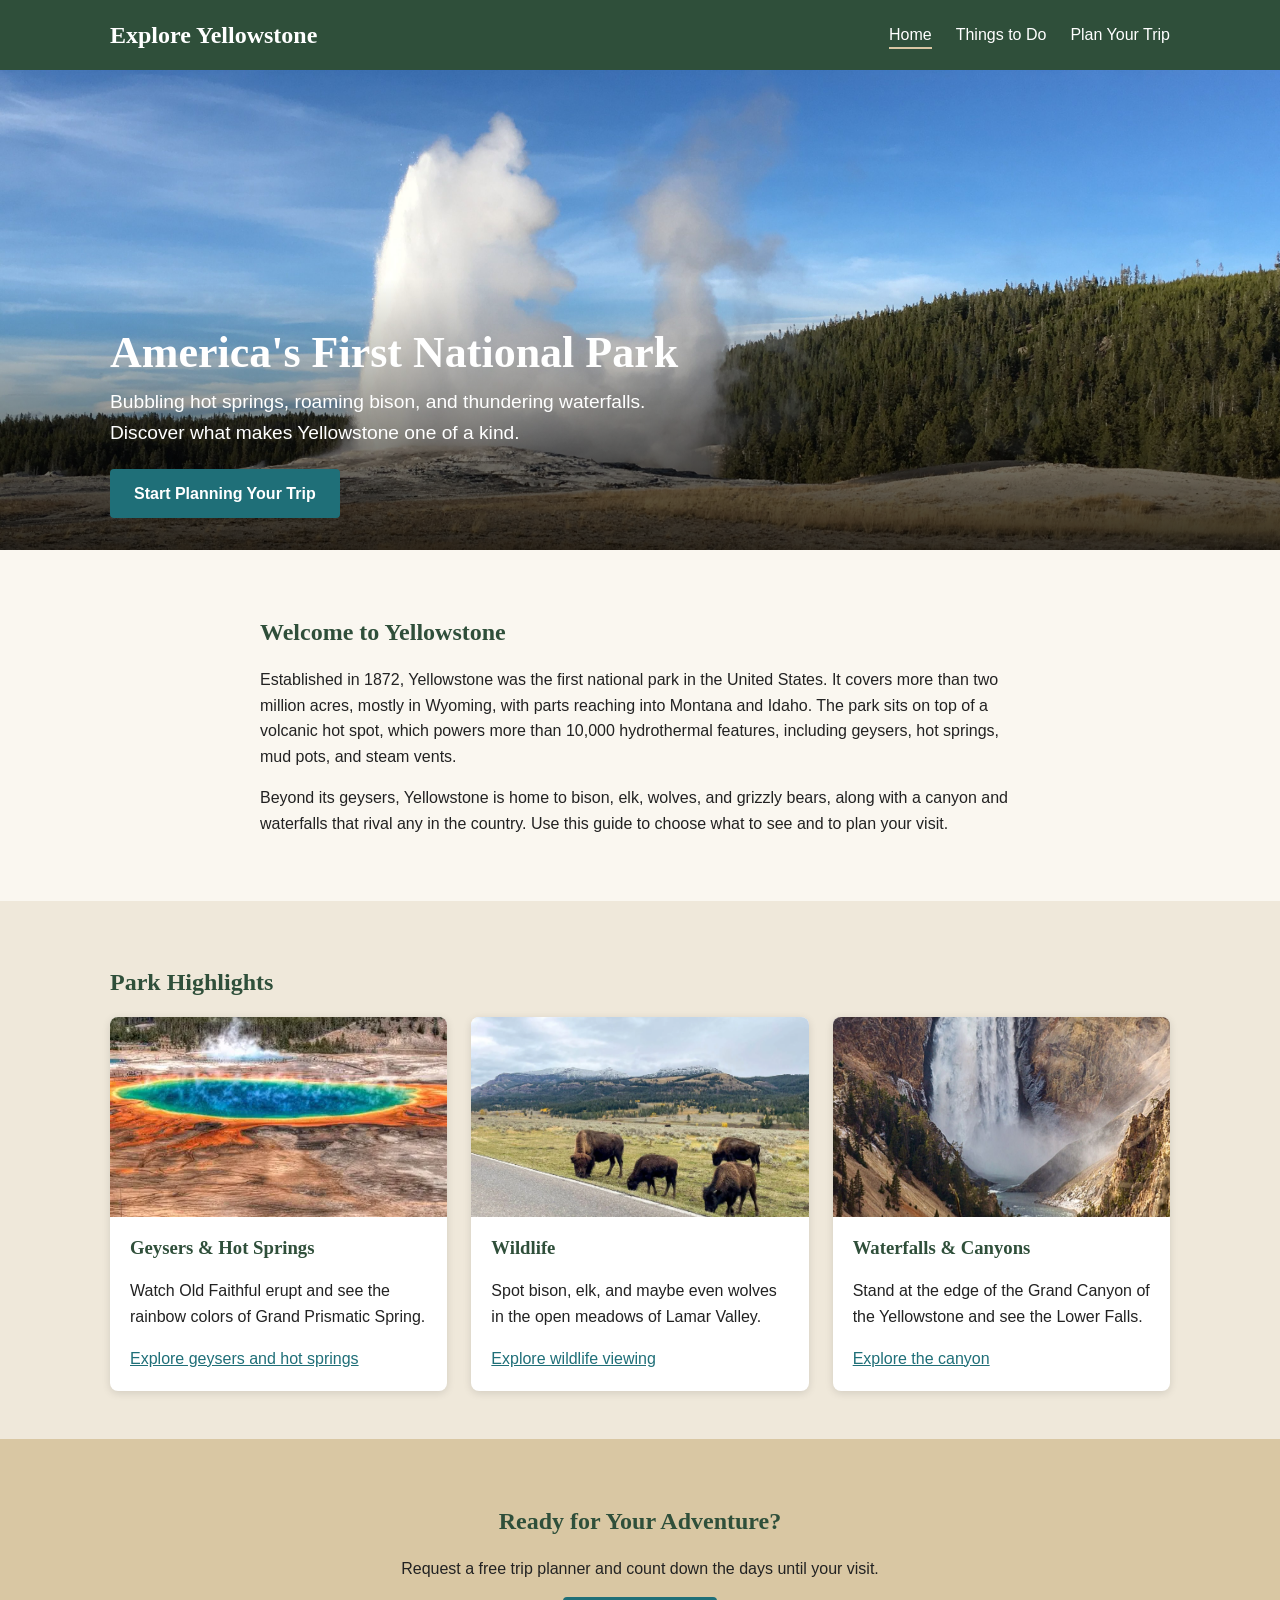
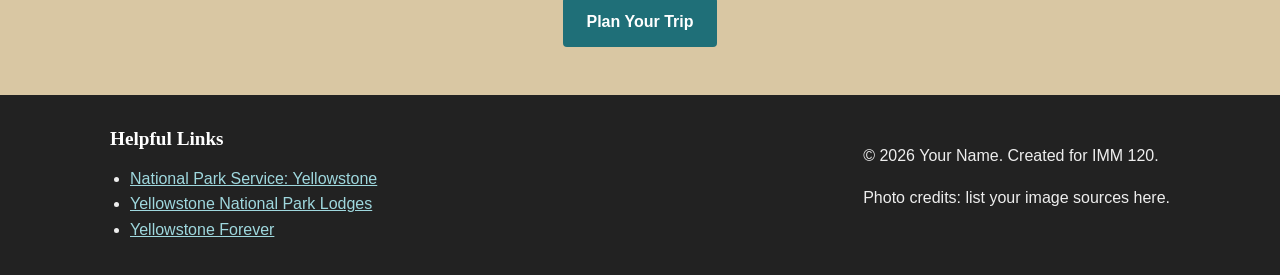
<file: yellowstone/index.html>
<!DOCTYPE html>
<html lang="en">
<head>
  <meta charset="utf-8">
  <meta name="viewport" content="width=device-width, initial-scale=1">
  <meta name="description" content="A visitor's guide to Yellowstone National Park: geysers, wildlife, waterfalls, and trip planning tips.">
  <title>Explore Yellowstone | Home</title>
  <link rel="stylesheet" href="css/styles.css">
</head>
<body>

  <a class="skip-link" href="#main">Skip to main content</a>

  <!-- ===== Header & navigation (copy this block to every page) ===== -->
  <header class="site-header">
    <div class="container header-inner">
      <a class="logo" href="index.html">Explore Yellowstone</a>
      <nav aria-label="Main navigation">
        <ul class="nav-list">
          <!-- Move aria-current="page" to the link for whichever page you are on -->
          <li><a href="index.html" aria-current="page">Home</a></li>
          <li><a href="attractions.html">Things to Do</a></li>
          <li><a href="plan.html">Plan Your Trip</a></li>
        </ul>
      </nav>
    </div>
  </header>

  <main id="main">

    <!-- ===== Hero ===== -->
    <section class="hero">
      <img src="images/hero-old-faithful.jpg"
           alt="Old Faithful geyser erupting a tall column of steam and water under a blue sky"
           width="1600" height="900">
      <div class="hero-text">
        <div class="container">
          <h1>America's First National Park</h1>
          <p>Bubbling hot springs, roaming bison, and thundering waterfalls. Discover what makes Yellowstone one of a kind.</p>
          <a class="button" href="plan.html">Start Planning Your Trip</a>
        </div>
      </div>
    </section>

    <!-- ===== Intro ===== -->
    <section class="section">
      <div class="container intro">
        <h2>Welcome to Yellowstone</h2>
        <p>
          Established in 1872, Yellowstone was the first national park in the United States.
          It covers more than two million acres, mostly in Wyoming, with parts reaching into
          Montana and Idaho. The park sits on top of a volcanic hot spot, which powers more than
          10,000 hydrothermal features, including geysers, hot springs, mud pots, and steam vents.
        </p>
        <p>
          Beyond its geysers, Yellowstone is home to bison, elk, wolves, and grizzly bears, along
          with a canyon and waterfalls that rival any in the country. Use this guide to choose
          what to see and to plan your visit.
        </p>
      </div>
    </section>

    <!-- ===== Highlights ===== -->
    <section class="section section-alt">
      <div class="container">
        <h2>Park Highlights</h2>
        <div class="card-grid">

          <article class="card">
            <img src="images/grand-prismatic.jpg"
                 alt="Grand Prismatic Spring, with bright blue water ringed by orange and yellow bands"
                 width="600" height="400">
            <div class="card-body">
              <h3>Geysers &amp; Hot Springs</h3>
              <p>Watch Old Faithful erupt and see the rainbow colors of Grand Prismatic Spring.</p>
              <a href="attractions.html#geysers">Explore geysers and hot springs</a>
            </div>
          </article>

          <article class="card">
            <img src="images/bison-lamar.jpg"
                 alt="A herd of bison grazing in the wide, grassy Lamar Valley"
                 width="600" height="400">
            <div class="card-body">
              <h3>Wildlife</h3>
              <p>Spot bison, elk, and maybe even wolves in the open meadows of Lamar Valley.</p>
              <a href="attractions.html#wildlife">Explore wildlife viewing</a>
            </div>
          </article>

          <article class="card">
            <img src="images/lower-falls.jpg"
                 alt="Lower Falls pouring into the yellow-walled Grand Canyon of the Yellowstone"
                 width="600" height="400">
            <div class="card-body">
              <h3>Waterfalls &amp; Canyons</h3>
              <p>Stand at the edge of the Grand Canyon of the Yellowstone and see the Lower Falls.</p>
              <a href="attractions.html#canyon">Explore the canyon</a>
            </div>
          </article>

        </div>
      </div>
    </section>

    <!-- ===== Call to action ===== -->
    <section class="section cta">
      <div class="container">
        <h2>Ready for Your Adventure?</h2>
        <p>Request a free trip planner and count down the days until your visit.</p>
        <a class="button" href="plan.html">Plan Your Trip</a>
      </div>
    </section>

  </main>

  <!-- ===== Footer (copy this block to every page) ===== -->
  <footer class="site-footer">
    <div class="container footer-grid">
      <div>
        <h2>Helpful Links</h2>
        <ul class="footer-links">
          <li><a href="https://www.nps.gov/yell/">National Park Service: Yellowstone</a></li>
          <li><a href="https://www.yellowstonenationalparklodges.com/">Yellowstone National Park Lodges</a></li>
          <li><a href="https://www.yellowstone.org/">Yellowstone Forever</a></li>
        </ul>
      </div>
      <div>
        <p>&copy; 2026 Your Name. Created for IMM 120.</p>
        <p>Photo credits: list your image sources here.</p>
      </div>
    </div>
  </footer>

</body>
</html>
</file>
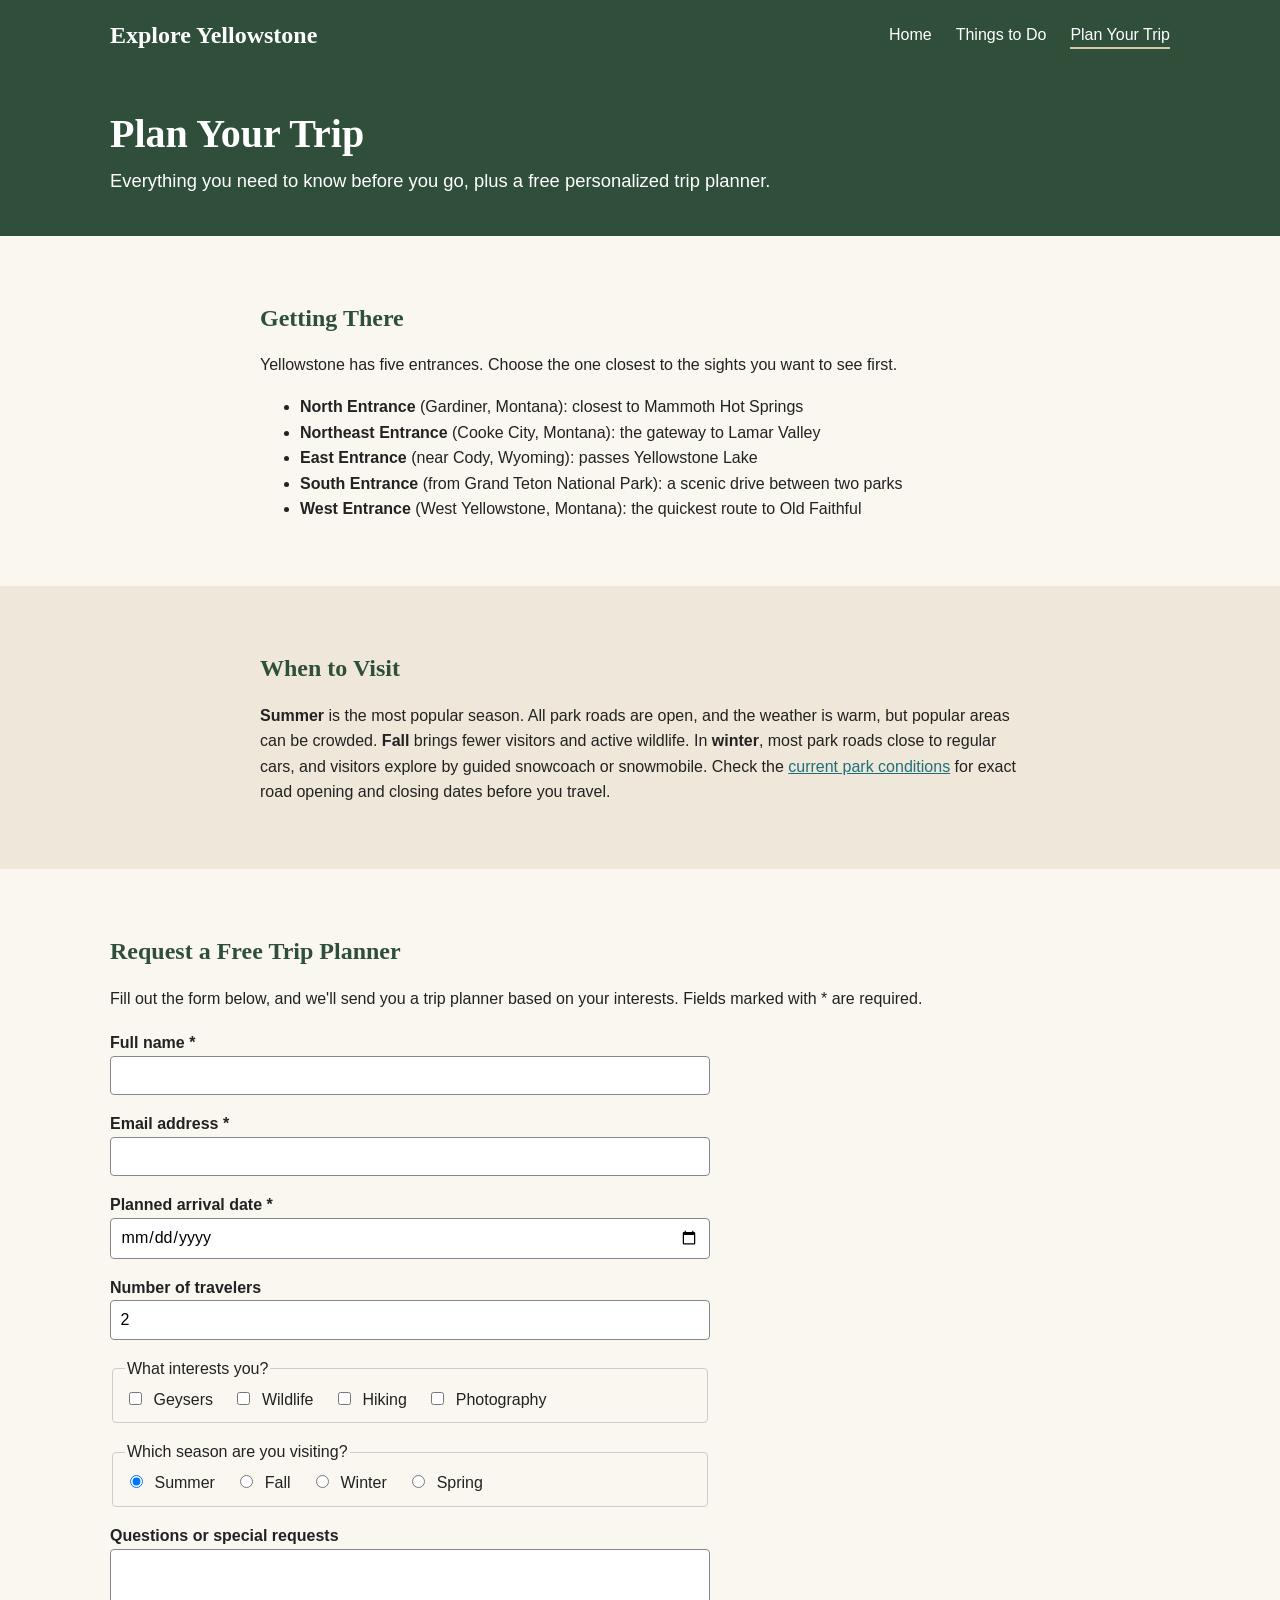
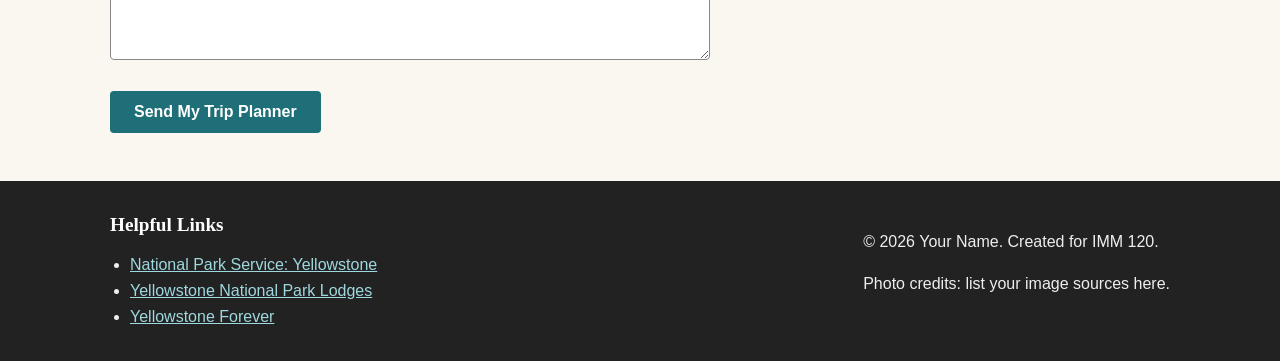
<file: yellowstone/plan.html>
<!DOCTYPE html>
<html lang="en">
<head>
  <meta charset="utf-8">
  <meta name="viewport" content="width=device-width, initial-scale=1">
  <meta name="description" content="Plan your Yellowstone National Park trip: park entrances, when to visit, and a free trip planner request form.">
  <title>Explore Yellowstone | Plan Your Trip</title>
  <link rel="stylesheet" href="css/styles.css">
</head>
<body>

  <a class="skip-link" href="#main">Skip to main content</a>

  <!-- ===== Header & navigation ===== -->
  <header class="site-header">
    <div class="container header-inner">
      <a class="logo" href="index.html">Explore Yellowstone</a>
      <nav aria-label="Main navigation">
        <ul class="nav-list">
          <li><a href="index.html">Home</a></li>
          <li><a href="attractions.html">Things to Do</a></li>
          <li><a href="plan.html" aria-current="page">Plan Your Trip</a></li>
        </ul>
      </nav>
    </div>
  </header>

  <main id="main">

    <!-- ===== Page title ===== -->
    <section class="page-banner">
      <div class="container">
        <h1>Plan Your Trip</h1>
        <p>Everything you need to know before you go, plus a free personalized trip planner.</p>
      </div>
    </section>

    <!-- ===== Getting there ===== -->
    <section class="section">
      <div class="container intro">
        <h2>Getting There</h2>
        <p>Yellowstone has five entrances. Choose the one closest to the sights you want to see first.</p>
        <ul>
          <li><strong>North Entrance</strong> (Gardiner, Montana): closest to Mammoth Hot Springs</li>
          <li><strong>Northeast Entrance</strong> (Cooke City, Montana): the gateway to Lamar Valley</li>
          <li><strong>East Entrance</strong> (near Cody, Wyoming): passes Yellowstone Lake</li>
          <li><strong>South Entrance</strong> (from Grand Teton National Park): a scenic drive between two parks</li>
          <li><strong>West Entrance</strong> (West Yellowstone, Montana): the quickest route to Old Faithful</li>
        </ul>
      </div>
    </section>

    <!-- ===== When to visit ===== -->
    <section class="section section-alt">
      <div class="container intro">
        <h2>When to Visit</h2>
        <p>
          <strong>Summer</strong> is the most popular season. All park roads are open, and the weather
          is warm, but popular areas can be crowded. <strong>Fall</strong> brings fewer visitors and
          active wildlife. In <strong>winter</strong>, most park roads close to regular cars, and visitors
          explore by guided snowcoach or snowmobile. Check the
          <a href="https://www.nps.gov/yell/planyourvisit/conditions.htm">current park conditions</a>
          for exact road opening and closing dates before you travel.
        </p>
      </div>
    </section>

    <!-- ===== Trip planner form ===== -->
    <section class="section">
      <div class="container">
        <h2>Request a Free Trip Planner</h2>
        <p>Fill out the form below, and we'll send you a trip planner based on your interests. Fields marked with * are required.</p>

        <!-- Live trip countdown (filled in by JavaScript) -->
        <p id="countdown" class="countdown" aria-live="polite"></p>

        <!-- Error summary (filled in by JavaScript) -->
        <div id="form-errors" class="form-errors" role="alert" aria-live="assertive"></div>

        <form id="trip-form" action="#" method="post" novalidate>

          <label for="name">Full name *</label>
          <input type="text" id="name" name="name" autocomplete="name" required>

          <label for="email">Email address *</label>
          <input type="email" id="email" name="email" autocomplete="email" required>

          <label for="arrival">Planned arrival date *</label>
          <input type="date" id="arrival" name="arrival" required>

          <label for="group-size">Number of travelers</label>
          <input type="number" id="group-size" name="group-size" min="1" max="20" value="2">

          <fieldset>
            <legend>What interests you?</legend>
            <input type="checkbox" id="int-geysers" name="interests" value="geysers">
            <label for="int-geysers">Geysers</label>
            <input type="checkbox" id="int-wildlife" name="interests" value="wildlife">
            <label for="int-wildlife">Wildlife</label>
            <input type="checkbox" id="int-hiking" name="interests" value="hiking">
            <label for="int-hiking">Hiking</label>
            <input type="checkbox" id="int-photo" name="interests" value="photography">
            <label for="int-photo">Photography</label>
          </fieldset>

          <fieldset>
            <legend>Which season are you visiting?</legend>
            <input type="radio" id="season-summer" name="season" value="summer" checked>
            <label for="season-summer">Summer</label>
            <input type="radio" id="season-fall" name="season" value="fall">
            <label for="season-fall">Fall</label>
            <input type="radio" id="season-winter" name="season" value="winter">
            <label for="season-winter">Winter</label>
            <input type="radio" id="season-spring" name="season" value="spring">
            <label for="season-spring">Spring</label>
          </fieldset>

          <label for="questions">Questions or special requests</label>
          <textarea id="questions" name="questions" rows="5"></textarea>

          <button type="submit" class="button form-submit">Send My Trip Planner</button>
        </form>

        <!-- Thank-you message (shown by JavaScript after a valid submit) -->
        <div id="form-success" class="form-success" aria-live="polite"></div>
      </div>
    </section>

  </main>

  <!-- ===== Footer ===== -->
  <footer class="site-footer">
    <div class="container footer-grid">
      <div>
        <h2>Helpful Links</h2>
        <ul class="footer-links">
          <li><a href="https://www.nps.gov/yell/">National Park Service: Yellowstone</a></li>
          <li><a href="https://www.yellowstonenationalparklodges.com/">Yellowstone National Park Lodges</a></li>
          <li><a href="https://www.yellowstone.org/">Yellowstone Forever</a></li>
        </ul>
      </div>
      <div>
        <p>&copy; 2026 Your Name. Created for IMM 120.</p>
        <p>Photo credits: list your image sources here.</p>
      </div>
    </div>
  </footer>

  <script src="js/script.js"></script>
</body>
</html>
</file>
<file: yellowstone/css/styles.css>
/* ==========================================================
   Explore Yellowstone - Main Stylesheet
   Color palette:
     Forest green  #2f4f3a  (header, headings)
     Geyser teal   #1f6f78  (links, buttons)
     Sandstone tan #d9c7a3  (accents, call-to-action band)
     Off-white     #faf7f0  (page background)
     Charcoal      #222222  (body text, footer)
   ========================================================== */

/* ----- Base ----- */
* {
  box-sizing: border-box;
}

body {
  margin: 0;
  font-family: "Segoe UI", Arial, Helvetica, sans-serif;
  font-size: 1rem;
  line-height: 1.6;
  color: #222222;
  background-color: #faf7f0;
}

h1, h2, h3 {
  font-family: Georgia, "Times New Roman", serif;
  line-height: 1.2;
  color: #2f4f3a;
}

img {
  display: block;
  max-width: 100%;
  height: auto;
}

a {
  color: #1f6f78;
}

a:hover,
a:focus {
  color: #2f4f3a;
}

/* Visible keyboard focus for accessibility */
a:focus,
button:focus,
input:focus,
select:focus,
textarea:focus {
  outline: 3px solid #e0a526;
  outline-offset: 2px;
}

.container {
  max-width: 1100px;
  margin: 0 auto;
  padding: 0 1.25rem;
}

/* ----- Skip link (hidden until focused with Tab) ----- */
.skip-link {
  position: absolute;
  top: 0;
  left: -9999px;
  z-index: 100;
  padding: 0.5rem 1rem;
  background-color: #ffffff;
  color: #2f4f3a;
  font-weight: bold;
}

.skip-link:focus {
  top: 1rem;
  left: 1rem;
}

/* ----- Header & navigation ----- */
.site-header {
  background-color: #2f4f3a;
}

.header-inner {
  display: flex;
  flex-wrap: wrap;
  justify-content: space-between;
  align-items: center;
  gap: 1rem;
  padding-top: 1rem;
  padding-bottom: 1rem;
}

.logo {
  font-family: Georgia, "Times New Roman", serif;
  font-size: 1.5rem;
  font-weight: bold;
  color: #ffffff;
  text-decoration: none;
}

.logo:hover,
.logo:focus {
  color: #d9c7a3;
}

.nav-list {
  display: flex;
  gap: 1.5rem;
  margin: 0;
  padding: 0;
  list-style: none;
}

.nav-list a {
  padding: 0.25rem 0;
  color: #ffffff;
  text-decoration: none;
  border-bottom: 2px solid transparent;
}

.nav-list a:hover,
.nav-list a:focus,
.nav-list a[aria-current="page"] {
  color: #ffffff;
  border-bottom-color: #d9c7a3;
}

/* ----- Hero ----- */
.hero {
  position: relative;
}

.hero img {
  width: 100%;
  height: 480px;
  object-fit: cover;
}

.hero-text {
  position: absolute;
  right: 0;
  bottom: 0;
  left: 0;
  padding: 3rem 0 2rem;
  color: #ffffff;
  background: linear-gradient(rgba(0, 0, 0, 0), rgba(0, 0, 0, 0.8));
}

.hero-text h1 {
  margin: 0 0 0.5rem;
  font-size: 2.75rem;
  color: #ffffff;
}

.hero-text p {
  max-width: 600px;
  margin: 0 0 1.25rem;
  font-size: 1.2rem;
}

/* ----- Buttons ----- */
.button {
  display: inline-block;
  padding: 0.75rem 1.5rem;
  border: none;
  border-radius: 4px;
  background-color: #1f6f78;
  color: #ffffff;
  font-size: 1rem;
  font-weight: bold;
  text-decoration: none;
  cursor: pointer;
}

.button:hover,
.button:focus {
  background-color: #2f4f3a;
  color: #ffffff;
}

/* ----- Page sections ----- */
.section {
  padding: 3rem 0;
}

.section-alt {
  background-color: #efe8da;
}

.intro {
  max-width: 800px;
}

.cta {
  text-align: center;
  background-color: #d9c7a3;
}

/* ----- Highlight cards ----- */
.card-grid {
  display: grid;
  grid-template-columns: repeat(3, 1fr);
  gap: 1.5rem;
}

.card {
  overflow: hidden;
  border-radius: 8px;
  background-color: #ffffff;
  box-shadow: 0 2px 8px rgba(0, 0, 0, 0.12);
}

.card img {
  width: 100%;
  height: 200px;
  object-fit: cover;
}

.card-body {
  padding: 1.25rem;
}

.card-body h3 {
  margin-top: 0;
}

/* ----- Table (for attractions.html) ----- */
.table-wrap {
  overflow-x: auto;
}

table {
  width: 100%;
  border-collapse: collapse;
  background-color: #ffffff;
}

caption {
  margin-bottom: 0.5rem;
  font-weight: bold;
  text-align: left;
}

th,
td {
  padding: 0.75rem;
  border: 1px solid #cccccc;
  text-align: left;
  vertical-align: top;
}

th {
  background-color: #2f4f3a;
  color: #ffffff;
}

tbody tr:nth-child(even) {
  background-color: #f4f0e6;
}

/* ----- Form (for plan.html) ----- */
form {
  max-width: 600px;
}

label {
  display: block;
  margin-top: 1rem;
  font-weight: bold;
}

input[type="text"],
input[type="email"],
input[type="date"],
input[type="number"],
textarea {
  width: 100%;
  padding: 0.6rem;
  border: 1px solid #888888;
  border-radius: 4px;
  font-family: inherit;
  font-size: 1rem;
}

fieldset {
  margin-top: 1rem;
  border: 1px solid #cccccc;
  border-radius: 4px;
}

fieldset label {
  display: inline;
  margin: 0 1rem 0 0.25rem;
  font-weight: normal;
}

/* ----- Footer ----- */
.site-footer {
  padding: 2rem 0;
  background-color: #222222;
  color: #eeeeee;
}

.site-footer h2 {
  margin-top: 0;
  font-size: 1.2rem;
  color: #ffffff;
}

.site-footer a {
  color: #9fd8de;
}

.site-footer a:hover,
.site-footer a:focus {
  color: #ffffff;
}

.footer-grid {
  display: flex;
  flex-wrap: wrap;
  justify-content: space-between;
  gap: 1.5rem;
}

.footer-links {
  margin: 0;
  padding-left: 1.25rem;
}

/* ----- Page banner (inner pages) ----- */
.page-banner {
  padding: 2.5rem 0;
  background-color: #2f4f3a;
  color: #ffffff;
}

.page-banner h1 {
  margin: 0 0 0.5rem;
  font-size: 2.5rem;
  color: #ffffff;
}

.page-banner p {
  margin: 0;
  font-size: 1.15rem;
}

/* ----- Form messages (plan.html) ----- */
.countdown {
  font-size: 1.2rem;
  font-weight: bold;
  color: #1f6f78;
}

.form-errors {
  max-width: 600px;
}

.form-errors p,
.form-errors ul {
  margin: 0.5rem 0;
}

.form-errors:not(:empty) {
  padding: 1rem 1.25rem;
  border-left: 5px solid #b3261e;
  background-color: #fdecea;
  color: #7a1a14;
}

.input-error {
  border: 2px solid #b3261e;
}

.form-success:not(:empty) {
  max-width: 600px;
  margin-top: 1rem;
  padding: 1rem 1.25rem;
  border-left: 5px solid #2f4f3a;
  background-color: #e6f2e9;
  font-weight: bold;
}

.form-submit {
  margin-top: 1.5rem;
}

/* ----- Attractions page ----- */
.section-links {
  background-color: #efe8da;
  border-bottom: 1px solid #d9c7a3;
}

.section-links ul {
  display: flex;
  flex-wrap: wrap;
  gap: 0.5rem 1.5rem;
  margin: 0;
  padding: 0.75rem 0;
  list-style: none;
}

.section-links a {
  font-weight: bold;
}

.attraction {
  display: grid;
  grid-template-columns: 2fr 3fr;
  gap: 2rem;
  align-items: center;
  margin-bottom: 2.5rem;
}

.attraction:last-child {
  margin-bottom: 0;
}

.attraction img {
  width: 100%;
  border-radius: 8px;
  box-shadow: 0 2px 8px rgba(0, 0, 0, 0.12);
}

.attraction h3 {
  margin-top: 0;
  font-size: 1.5rem;
}

tbody th {
  background-color: transparent;
  color: #2f4f3a;
}

.tip-box {
  padding: 1.5rem 2rem;
  border-left: 6px solid #e0a526;
  border-radius: 4px;
  background-color: #fff8e6;
}

.tip-box h2 {
  margin-top: 0;
}

/* ==========================================================
   Responsive design (media queries)
   ========================================================== */

/* Tablet */
@media (max-width: 900px) {
  .card-grid {
    grid-template-columns: repeat(2, 1fr);
  }

  .hero img {
    height: 380px;
  }

  .hero-text h1 {
    font-size: 2.25rem;
  }
}

/* Mobile */
@media (max-width: 600px) {
  .header-inner {
    flex-direction: column;
    align-items: flex-start;
  }

  .nav-list {
    flex-direction: column;
    gap: 0.5rem;
  }

  .card-grid {
    grid-template-columns: 1fr;
  }

  .attraction {
    grid-template-columns: 1fr;
    gap: 1rem;
  }

  .tip-box {
    padding: 1.25rem;
  }

  .hero img {
    height: 260px;
  }

  /* Move hero text below the image on small screens so it stays readable */
  .hero-text {
    position: static;
    padding: 1.5rem 0;
    background: #2f4f3a;
  }

  .hero-text h1 {
    font-size: 1.75rem;
  }

  .page-banner h1 {
    font-size: 1.9rem;
  }

  .section {
    padding: 2rem 0;
  }
}
</file>
